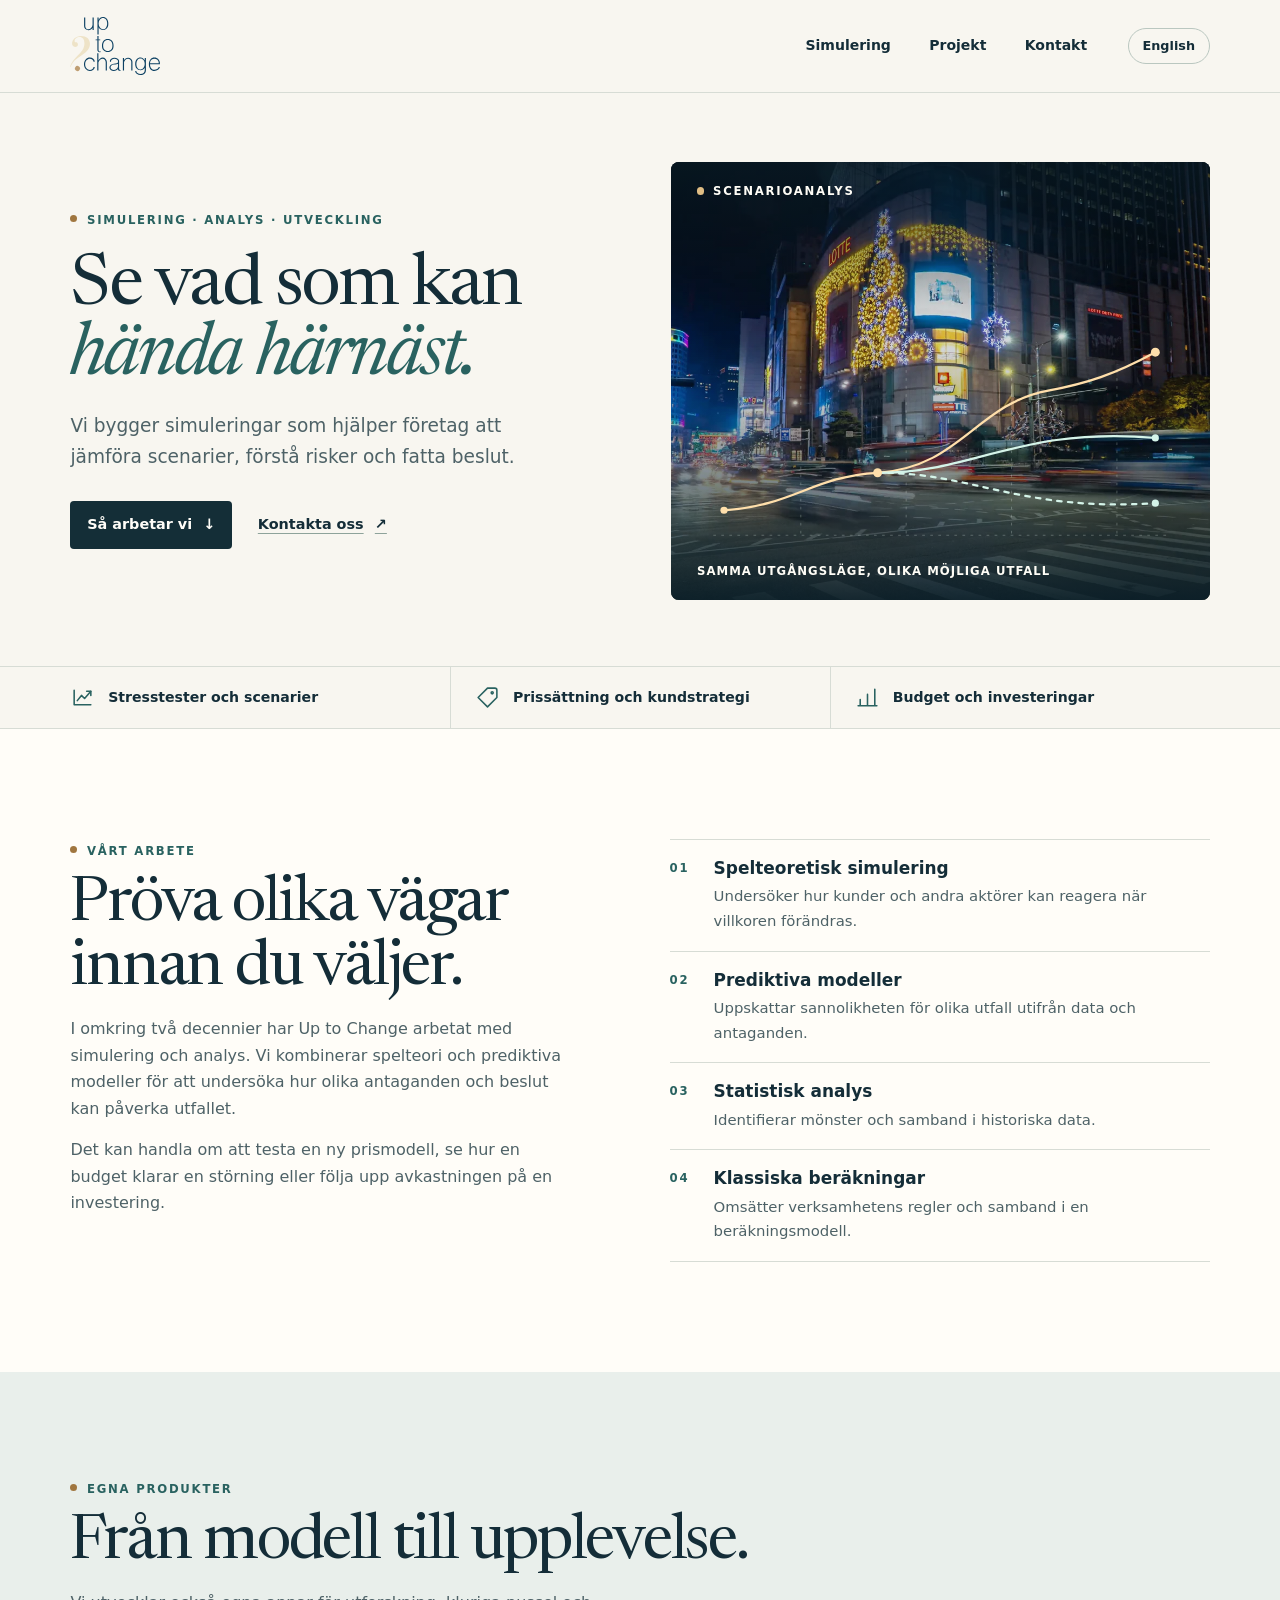
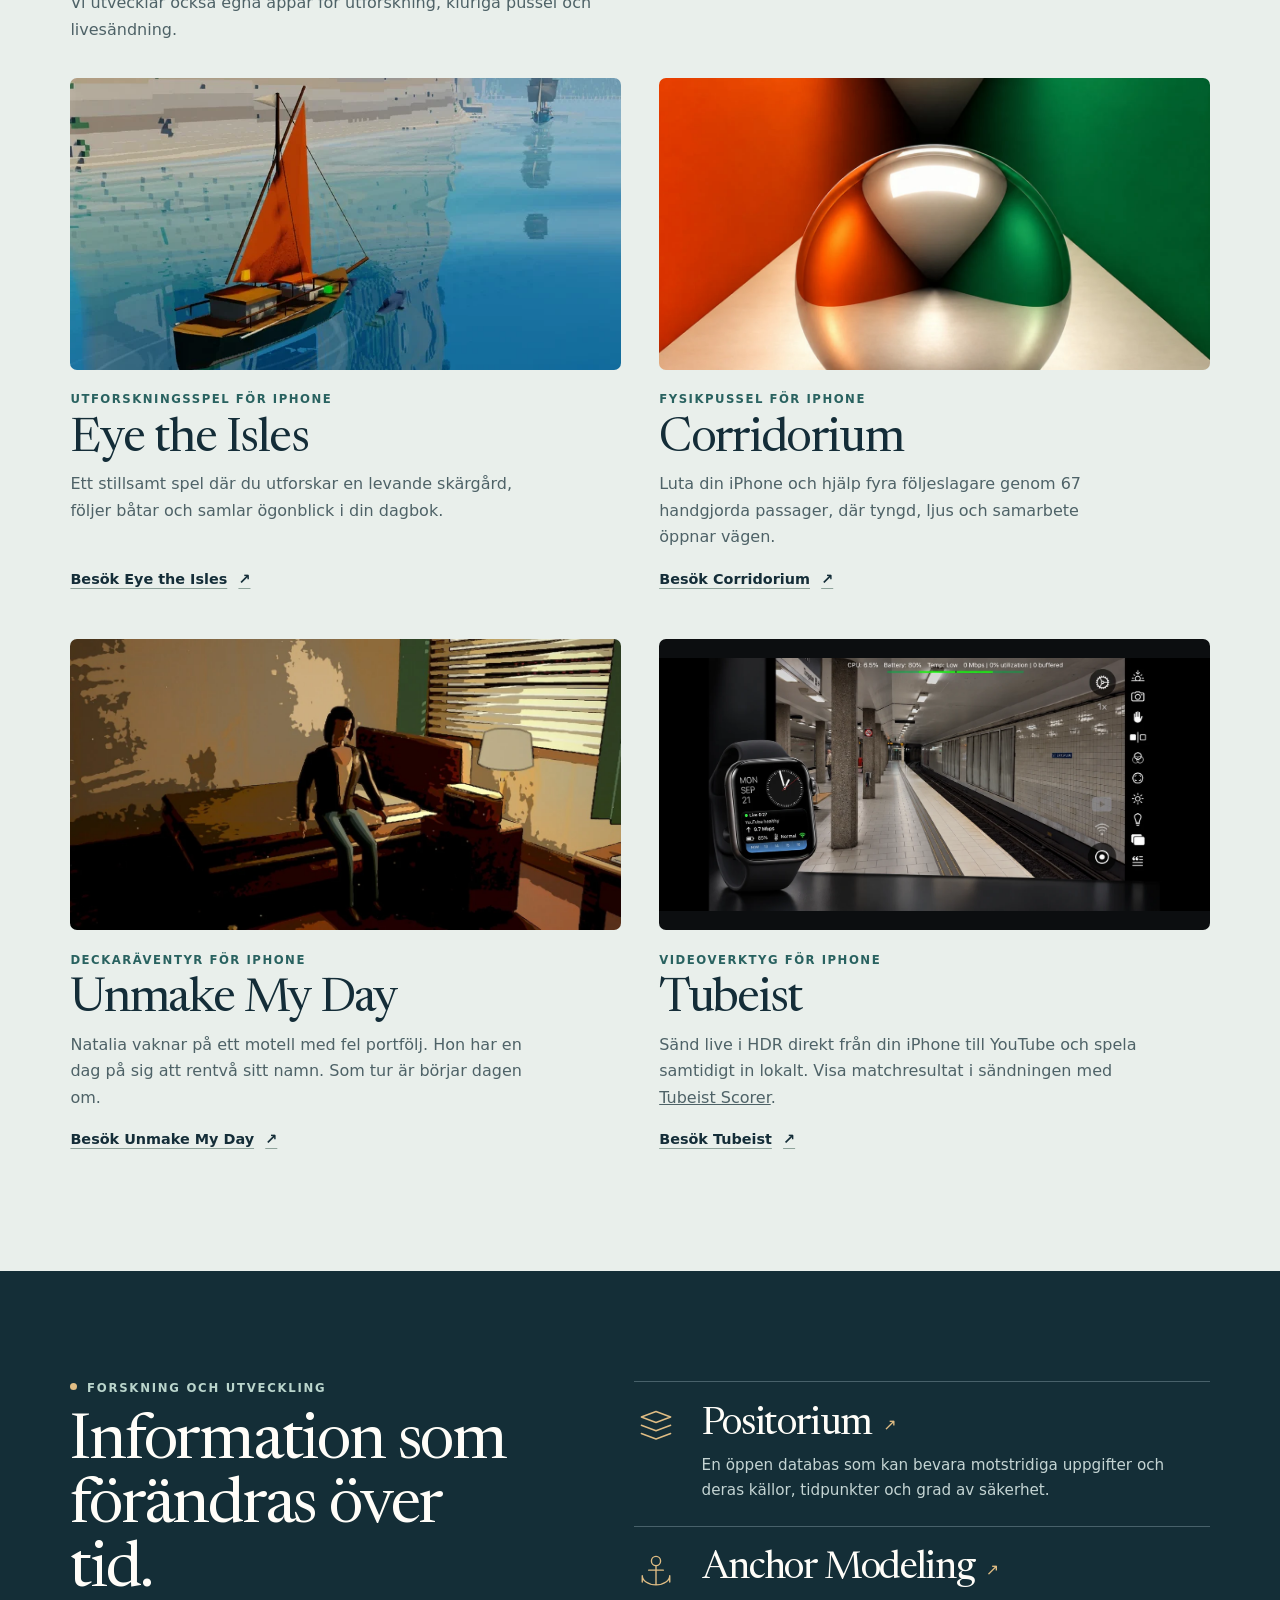
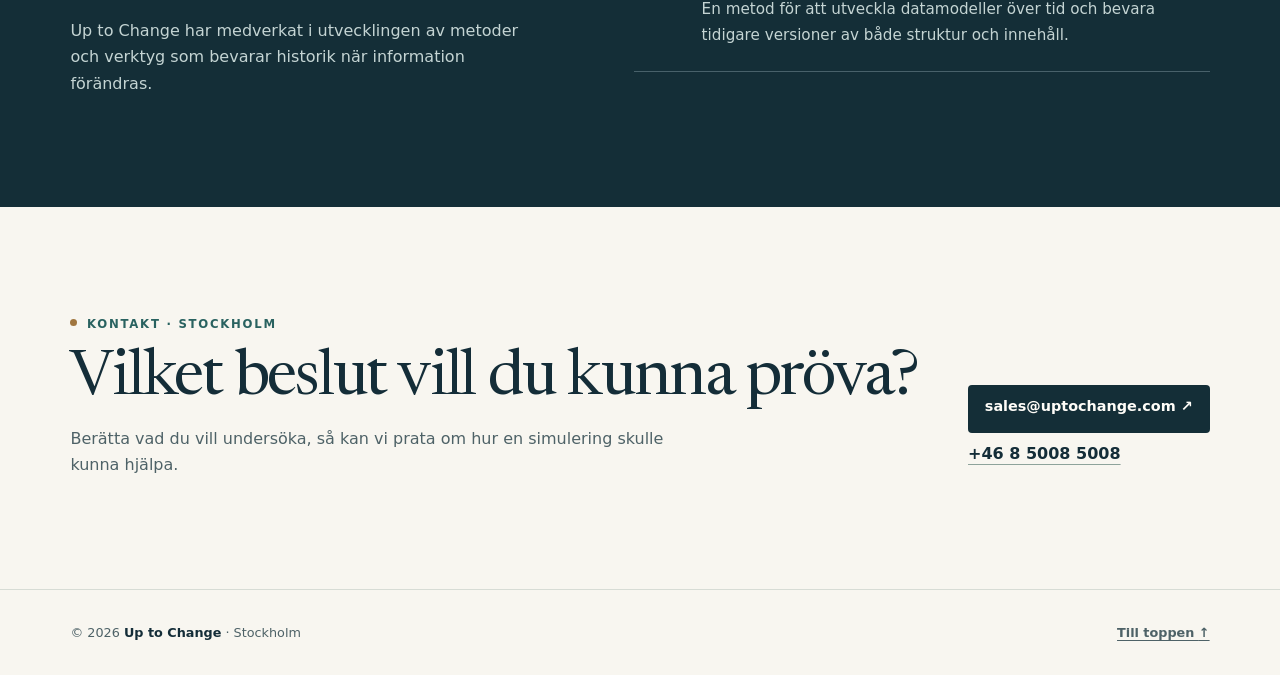
<file: index.html>
<!doctype html>
<html lang="sv">
<head>
  <meta charset="utf-8">
  <meta name="viewport" content="width=device-width, initial-scale=1">
  <meta name="theme-color" content="#f8f6f0">
  <title>Up to Change | Simulering, analys och utveckling</title>
  <meta name="description" content="Up to Change bygger simuleringar för scenarioanalys, stresstester och affärsbeslut. Utforska våra appar och vår medverkan inom forskning och utveckling.">
  <link rel="canonical" href="https://www.uptochange.com/">
  <link rel="alternate" hreflang="sv" href="https://www.uptochange.com/">
  <link rel="alternate" hreflang="en" href="https://www.uptochange.com/index_en.html">
  <link rel="alternate" hreflang="x-default" href="https://www.uptochange.com/">
  <meta property="og:type" content="website">
  <meta property="og:title" content="Up to Change | Simulering, analys och utveckling">
  <meta property="og:description" content="Up to Change bygger simuleringar för scenarioanalys, stresstester och affärsbeslut. Utforska våra appar och vår medverkan inom forskning och utveckling.">
  <meta property="og:url" content="https://www.uptochange.com/">
  <meta property="og:image" content="https://www.uptochange.com/up-to-change-assets/street.webp">
  <link rel="icon" href="up-to-change-assets/icon.png" type="image/png">
  <link rel="apple-touch-icon" href="up-to-change-assets/icon.png">
  <link rel="stylesheet" href="up-to-change-assets/site.css">
  <script src="up-to-change-assets/street-video.js" defer></script>
</head>
<body id="top">
  <a class="skip" href="#main">Hoppa till innehållet</a>
  <header class="site-header">
    <div class="wrap header-inner">
      <a class="brand" href="#top">
        <img src="up-to-change-assets/up-to-change.svg" width="1153" height="740" alt="Up to Change">
      </a>
      <nav class="top-nav" aria-label="Huvudmeny">
        <a href="#simulation">Simulering</a>
        <a href="#projects">Projekt</a>
        <a href="#contact">Kontakt</a>
        <a class="language" href="index_en.html" lang="en" hreflang="en">English</a>
      </nav>
    </div>
  </header>

  <main id="main" tabindex="-1">
    <section class="hero" aria-labelledby="hero-title">
      <div class="wrap hero-grid">
        <div class="hero-copy">
          <p class="eyebrow">Simulering · Analys · Utveckling</p>
          <h1 id="hero-title">Se vad som kan <em>hända härnäst.</em></h1>
          <p>Vi bygger simuleringar som hjälper företag att jämföra scenarier, förstå risker och fatta beslut.</p>
          <div class="actions">
            <a class="button" href="#simulation">Så arbetar vi <span aria-hidden="true">↓</span></a>
            <a class="text-link" href="#contact">Kontakta oss <span aria-hidden="true">↗</span></a>
          </div>
        </div>
        <figure class="hero-visual">
          <img src="up-to-change-assets/street.webp" width="1440" height="810" alt="" fetchpriority="high">
          <video class="street-video" data-src="up-to-change-assets/street.mp4" width="960" height="540"
                 preload="none" muted loop playsinline aria-hidden="true"></video>
          <button class="video-toggle" type="button" hidden aria-label="Spela upp bakgrundsvideon"
                  data-play-label="Spela upp bakgrundsvideon" data-pause-label="Pausa bakgrundsvideon">
            <svg viewBox="0 0 24 24" width="18" height="18" fill="currentColor" aria-hidden="true" focusable="false">
              <path class="video-play" d="M8 5v14l11-7Z"/>
              <path class="video-pause" d="M7 5h3v14H7zm7 0h3v14h-3z"/>
            </svg>
          </button>
          <span class="visual-label">Scenarioanalys</span>
          <svg class="routes" viewBox="0 0 600 490" aria-hidden="true" focusable="false">
            <g fill="none" stroke="#e4efea" stroke-opacity=".3" stroke-width="1">
              <path d="M46 418H554M144 233v185m118-185v185m118-185v185m118-185v185" stroke-dasharray="3 6"/>
            </g>
            <g fill="none" stroke-width="2.5" stroke-linecap="round">
              <path d="M58 390C136 385 157 352 230 348" stroke="#ffdfab"/>
              <path d="M230 348c93-6 110-77 191-92 43-8 74-18 120-43" stroke="#ffdfab"/>
              <path d="M230 348c106 1 158-52 311-39" stroke="#d5f4e9"/>
              <path d="M230 348c105-1 160 44 311 34" stroke="#d5f4e9" stroke-dasharray="5 7"/>
            </g>
            <g fill="#ffdfab">
              <circle cx="58" cy="390" r="4"/><circle cx="230" cy="348" r="5"/><circle cx="541" cy="213" r="5"/>
            </g>
            <g fill="#d5f4e9">
              <circle cx="541" cy="309" r="4"/><circle cx="541" cy="382" r="4"/>
            </g>
          </svg>
          <figcaption class="visual-note">Samma utgångsläge, olika möjliga utfall</figcaption>
        </figure>
      </div>
    </section>

    <div class="use-cases">
      <ul class="wrap">
        <li><svg class="" viewBox="0 0 24 24" aria-hidden="true" fill="none" stroke="currentColor" stroke-width="1.5" stroke-linecap="round" stroke-linejoin="round"><path d="M4 19V5m0 14h16M7 15l4-5 3 3 6-7"/><path d="M16 6h4v4"/></svg><span>Stresstester och scenarier</span></li>
        <li><svg class="" viewBox="0 0 24 24" aria-hidden="true" fill="none" stroke="currentColor" stroke-width="1.5" stroke-linecap="round" stroke-linejoin="round"><path d="m3 12 9-9h7a2 2 0 0 1 2 2v7l-9 9-9-9Z"/><circle cx="16.5" cy="7.5" r="1"/></svg><span>Prissättning och kundstrategi</span></li>
        <li><svg class="" viewBox="0 0 24 24" aria-hidden="true" fill="none" stroke="currentColor" stroke-width="1.5" stroke-linecap="round" stroke-linejoin="round"><path d="M5 20v-6m7 6V9m7 11V4M3 20h18"/></svg><span>Budget och investeringar</span></li>
      </ul>
    </div>

    <section class="section services" id="simulation" aria-labelledby="simulation-title">
      <div class="wrap services-grid">
        <div class="section-title">
          <p class="eyebrow">Vårt arbete</p>
          <h2 id="simulation-title">Pröva olika vägar<br>innan du väljer.</h2>
          <p>I omkring två decennier har Up to Change arbetat med simulering och analys. Vi kombinerar spelteori och prediktiva modeller för att undersöka hur olika antaganden och beslut kan påverka utfallet.</p>
          <p>Det kan handla om att testa en ny prismodell, se hur en budget klarar en störning eller följa upp avkastningen på en investering.</p>
        </div>
        <ol class="method-list">
          <li><span class="method-no" aria-hidden="true">01</span>
            <div><h3>Spelteoretisk simulering</h3><p>Undersöker hur kunder och andra aktörer kan reagera när villkoren förändras.</p></div>
          </li>
          <li><span class="method-no" aria-hidden="true">02</span>
            <div><h3>Prediktiva modeller</h3><p>Uppskattar sannolikheten för olika utfall utifrån data och antaganden.</p></div>
          </li>
          <li><span class="method-no" aria-hidden="true">03</span>
            <div><h3>Statistisk analys</h3><p>Identifierar mönster och samband i historiska data.</p></div>
          </li>
          <li><span class="method-no" aria-hidden="true">04</span>
            <div><h3>Klassiska beräkningar</h3><p>Omsätter verksamhetens regler och samband i en beräkningsmodell.</p></div>
          </li>
        </ol>
      </div>
    </section>

    <section class="section projects" id="projects" aria-labelledby="projects-title">
      <div class="wrap">
        <div class="section-title">
          <p class="eyebrow">Egna produkter</p>
          <h2 id="projects-title">Från modell till upplevelse.</h2>
          <p>Vi utvecklar också egna appar för utforskning, kluriga pussel och livesändning.</p>
        </div>
        <div class="projects-grid">
        <article class="project">
          <a class="project-media isles" href="https://www.uptochange.com/eyetheisles/" aria-label="Besök Eye the Isles">
            <img src="up-to-change-assets/eye-the-isles.webp" width="800" height="424" loading="lazy" alt="Fiskebåten Gannet med rött segel vid en klippig kust i Eye the Isles">
          </a>
          <p class="project-meta">Utforskningsspel för iPhone</p>
          <h3>Eye the Isles</h3>
          <p>Ett stillsamt spel där du utforskar en levande skärgård, följer båtar och samlar ögonblick i din dagbok.</p>
          <a class="text-link" href="https://www.uptochange.com/eyetheisles/">Besök Eye the Isles <span aria-hidden="true">↗</span></a>
        </article>
        <article class="project">
          <a class="project-media corridorium" href="https://www.uptochange.com/corridorium/" aria-label="Besök Corridorium">
            <img src="up-to-change-assets/corridorium.webp" width="1200" height="630" loading="lazy" alt="Corridoriums silverkula speglar korridorens orange och gröna väggar">
          </a>
          <p class="project-meta">Fysikpussel för iPhone</p>
          <h3>Corridorium</h3>
          <p>Luta din iPhone och hjälp fyra följeslagare genom 67 handgjorda passager, där tyngd, ljus och samarbete öppnar vägen.</p>
          <a class="text-link" href="https://www.uptochange.com/corridorium/">Besök Corridorium <span aria-hidden="true">↗</span></a>
        </article>
        <article class="project">
          <a class="project-media" href="https://www.uptochange.com/unmakemyday/" aria-label="Besök Unmake My Day">
            <img src="up-to-change-assets/unmake-my-day.webp" width="1200" height="630" loading="lazy" alt="Natalia sitter på sängkanten i sitt motellrum">
          </a>
          <p class="project-meta">Deckaräventyr för iPhone</p>
          <h3>Unmake My Day</h3>
          <p>Natalia vaknar på ett motell med fel portfölj. Hon har en dag på sig att rentvå sitt namn. Som tur är börjar dagen om.</p>
          <a class="text-link" href="https://www.uptochange.com/unmakemyday/">Besök Unmake My Day <span aria-hidden="true">↗</span></a>
        </article>
        <article class="project">
          <a class="project-media tubeist" href="https://www.uptochange.com/tubeist/" aria-label="Besök Tubeist">
            <img src="up-to-change-assets/tubeist.webp" width="1400" height="645" loading="lazy" alt="Tubeists kameravy och övervakning av en sändning på Apple Watch">
          </a>
          <p class="project-meta">Videoverktyg för iPhone</p>
          <h3>Tubeist</h3>
          <p>Sänd live i HDR direkt från din iPhone till YouTube och spela samtidigt in lokalt. Visa matchresultat i sändningen med <a href="https://www.uptochange.com/tubeist-scorer/">Tubeist Scorer</a>.</p>
          <a class="text-link" href="https://www.uptochange.com/tubeist/">Besök Tubeist <span aria-hidden="true">↗</span></a>
        </article>
        </div>
      </div>
    </section>

    <section class="section research dark" id="research" aria-labelledby="research-title">
      <div class="wrap research-grid">
        <div class="section-title">
          <p class="eyebrow">Forskning och utveckling</p>
          <h2 id="research-title">Information som förändras över tid.</h2>
          <p>Up to Change har medverkat i utvecklingen av metoder och verktyg som bevarar historik när information förändras.</p>
        </div>
        <div class="research-list">
          <article class="research-item">
            <svg class="research-icon" viewBox="0 0 48 48" aria-hidden="true" fill="none" stroke="currentColor" stroke-width="1.5" stroke-linecap="round" stroke-linejoin="round"><path d="M8 12 24 6l16 6-16 6L8 12Zm0 9 16 6 16-6M8 30l16 6 16-6"/></svg>
            <div>
              <h3><a href="https://positorium.com/">Positorium <span aria-hidden="true">↗</span></a></h3>
              <p>En öppen databas som kan bevara motstridiga uppgifter och deras källor, tidpunkter och grad av säkerhet.</p>
            </div>
          </article>
          <article class="research-item">
            <svg class="research-icon" viewBox="0 0 48 48" aria-hidden="true" fill="none" stroke="currentColor" stroke-width="1.5" stroke-linecap="round" stroke-linejoin="round"><path d="M24 17v21M16 22h16M9 28c0 5 6 10 15 10s15-5 15-10M9 28v7m30-7v7"/><circle cx="24" cy="12" r="5"/></svg>
            <div>
              <h3><a href="https://www.anchormodeling.com/">Anchor Modeling <span aria-hidden="true">↗</span></a></h3>
              <p>En metod för att utveckla datamodeller över tid och bevara tidigare versioner av både struktur och innehåll.</p>
            </div>
          </article>
        </div>
      </div>
    </section>

    <section class="section contact" id="contact" aria-labelledby="contact-title">
      <div class="wrap contact-grid">
        <div class="section-title">
          <p class="eyebrow">Kontakt · Stockholm</p>
          <h2 id="contact-title">Vilket beslut vill du kunna pröva?</h2>
          <p>Berätta vad du vill undersöka, så kan vi prata om hur en simulering skulle kunna hjälpa.</p>
        </div>
        <div class="contact-info">
          <a class="button" href="mailto:sales@uptochange.com">sales@uptochange.com <span aria-hidden="true">↗</span></a>
          <a class="text-link" href="tel:+46850085008">+46 8 5008 5008</a>
        </div>
      </div>
    </section>
  </main>

  <footer class="site-footer">
    <div class="wrap footer-inner">
      <p>© 2026 <strong>Up to Change</strong> · Stockholm</p>
      <a href="#top">Till toppen <span aria-hidden="true">↑</span></a>
    </div>
  </footer>
</body>
</html>
</file>
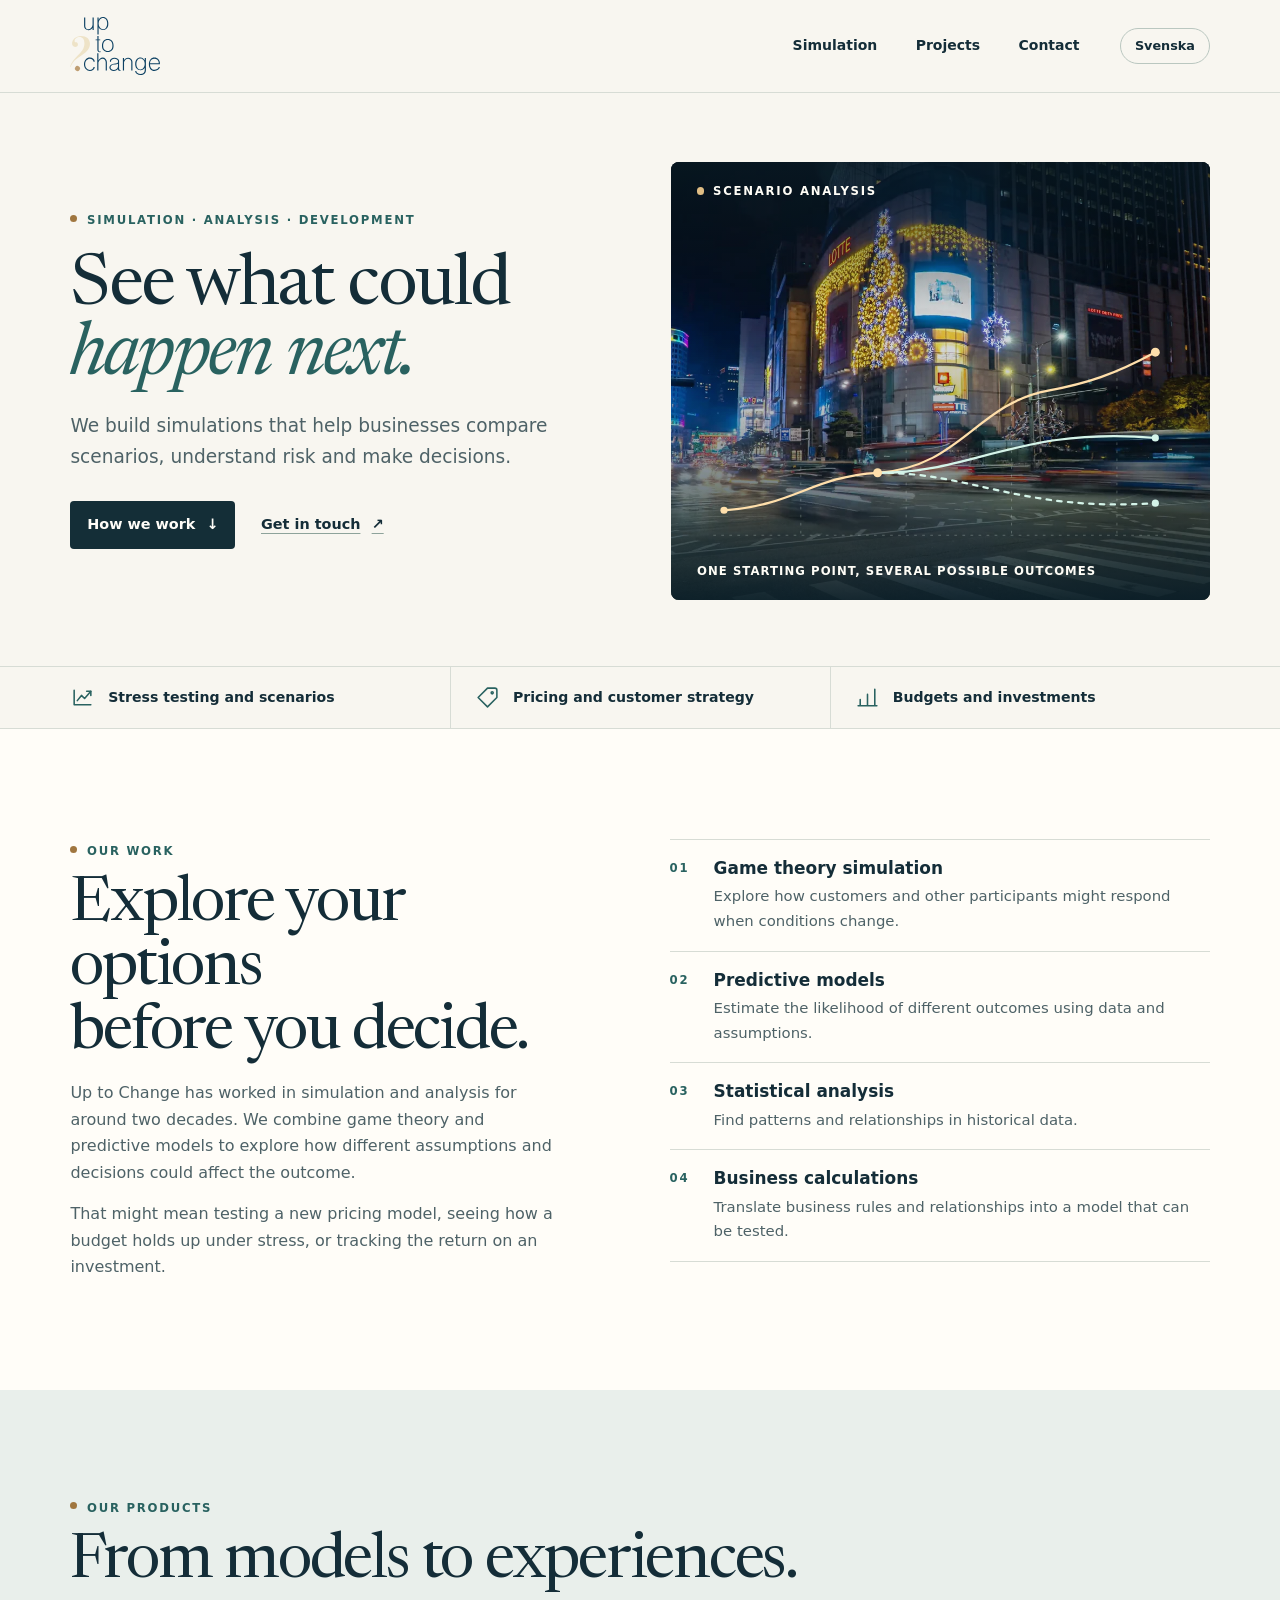
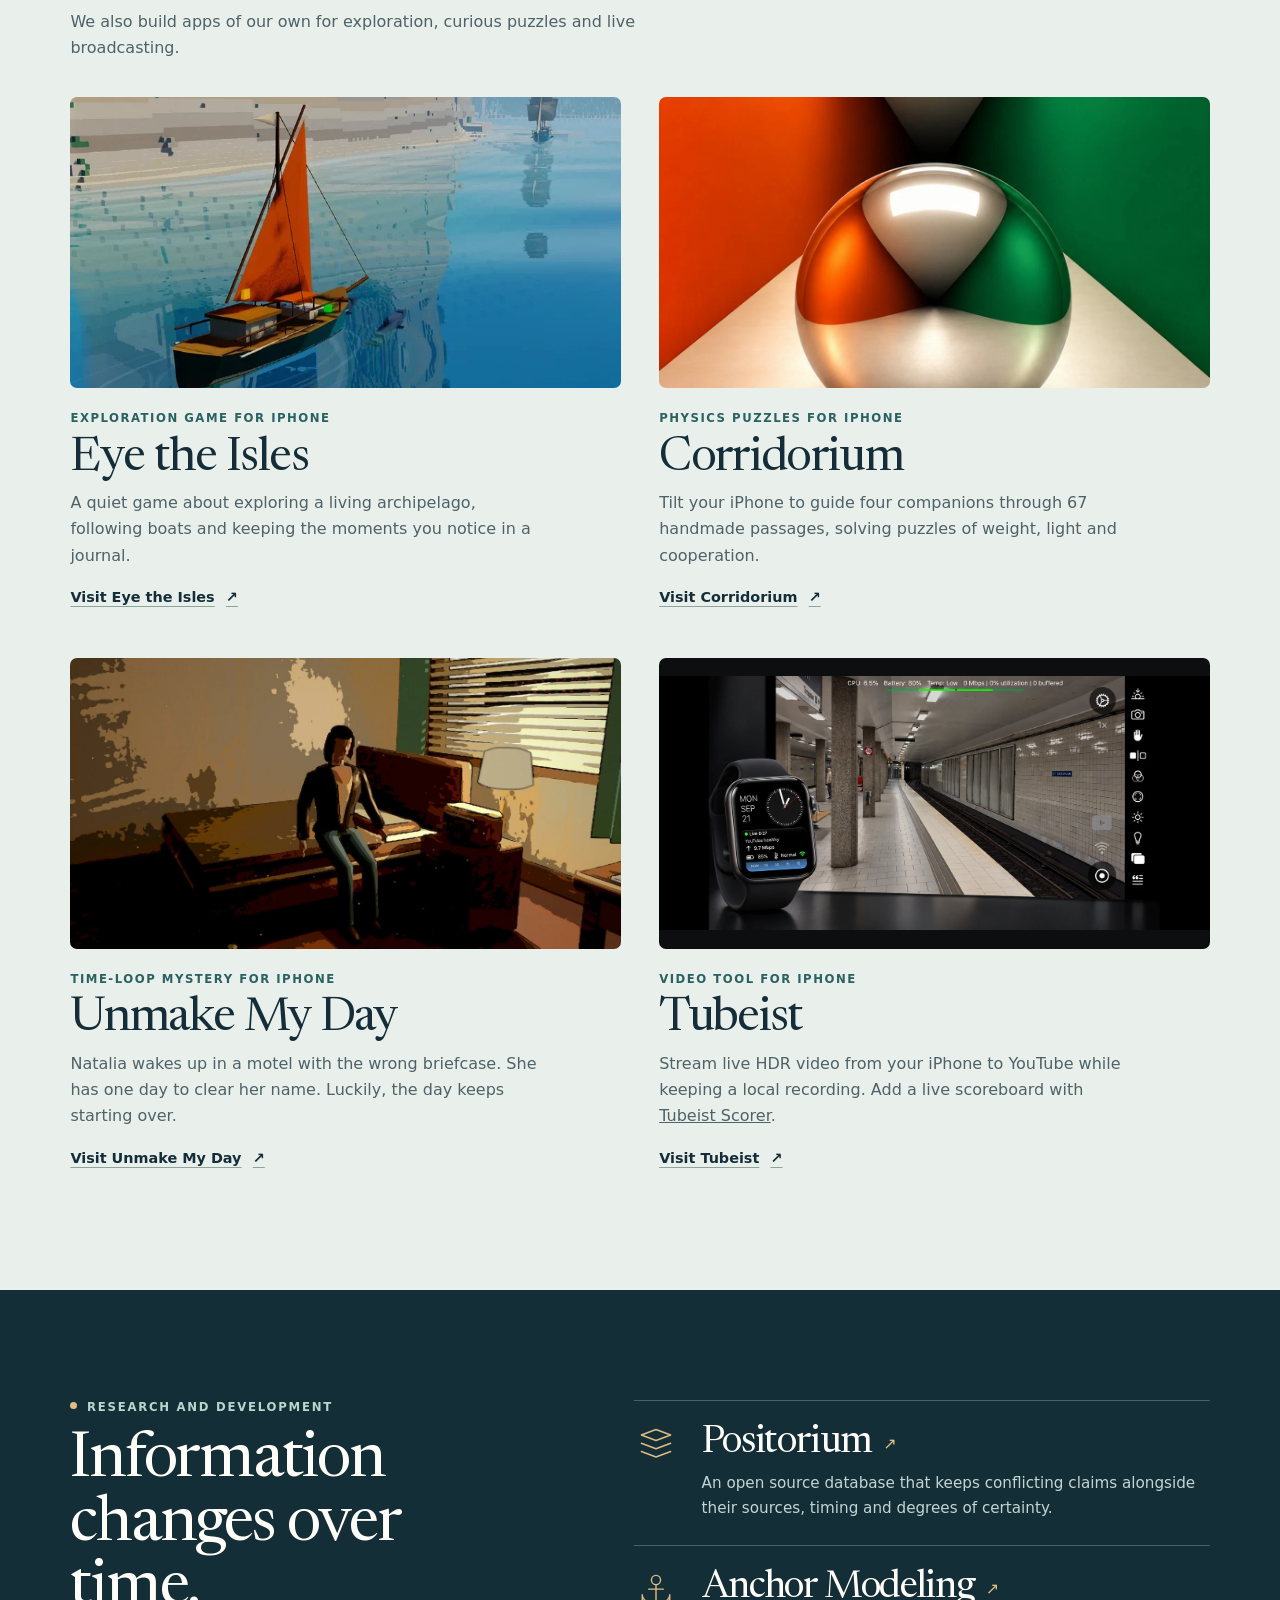
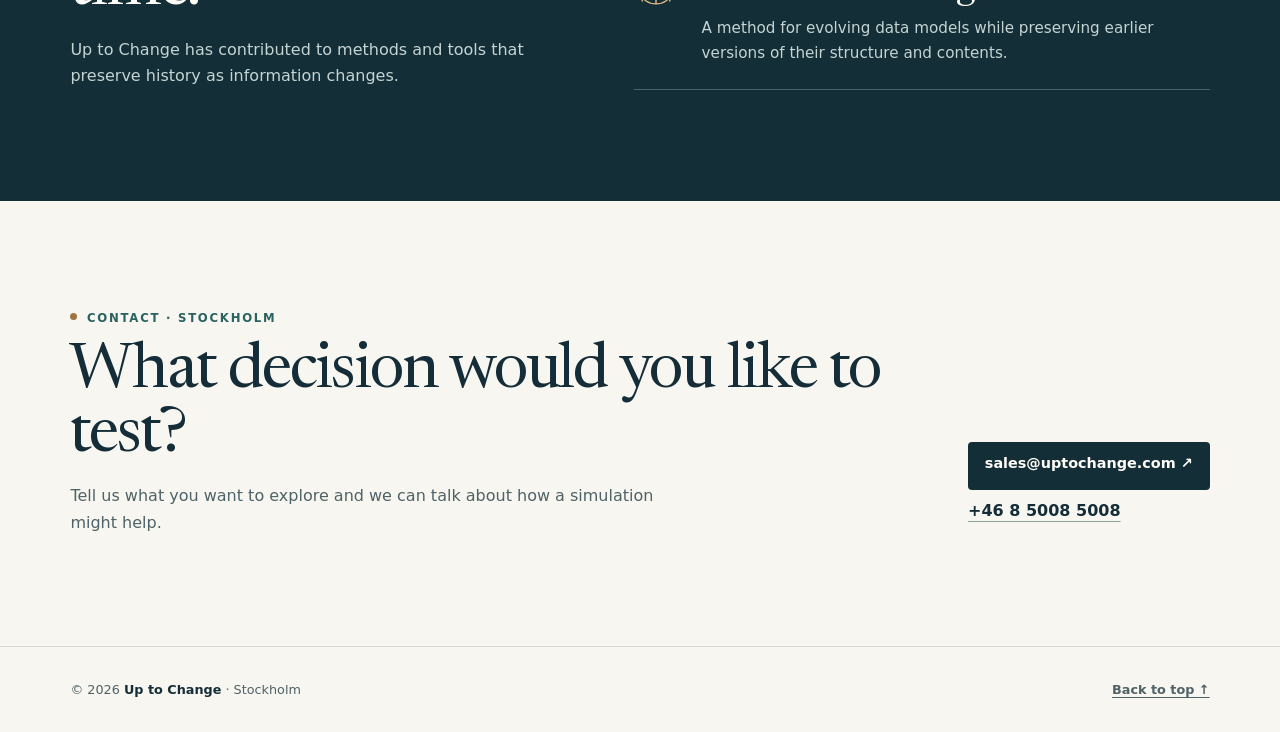
<file: index_en.html>
<!doctype html>
<html lang="en">
<head>
  <meta charset="utf-8">
  <meta name="viewport" content="width=device-width, initial-scale=1">
  <meta name="theme-color" content="#f8f6f0">
  <title>Up to Change | Simulation, analysis and development</title>
  <meta name="description" content="Up to Change builds simulations for scenario analysis, stress testing and business decisions. Explore our apps and contributions to research and development.">
  <link rel="canonical" href="https://www.uptochange.com/index_en.html">
  <link rel="alternate" hreflang="sv" href="https://www.uptochange.com/">
  <link rel="alternate" hreflang="en" href="https://www.uptochange.com/index_en.html">
  <link rel="alternate" hreflang="x-default" href="https://www.uptochange.com/">
  <meta property="og:type" content="website">
  <meta property="og:title" content="Up to Change | Simulation, analysis and development">
  <meta property="og:description" content="Up to Change builds simulations for scenario analysis, stress testing and business decisions. Explore our apps and contributions to research and development.">
  <meta property="og:url" content="https://www.uptochange.com/index_en.html">
  <meta property="og:image" content="https://www.uptochange.com/up-to-change-assets/street.webp">
  <link rel="icon" href="up-to-change-assets/icon.png" type="image/png">
  <link rel="apple-touch-icon" href="up-to-change-assets/icon.png">
  <link rel="stylesheet" href="up-to-change-assets/site.css">
  <script src="up-to-change-assets/street-video.js" defer></script>
</head>
<body id="top">
  <a class="skip" href="#main">Skip to content</a>
  <header class="site-header">
    <div class="wrap header-inner">
      <a class="brand" href="#top">
        <img src="up-to-change-assets/up-to-change.svg" width="1153" height="740" alt="Up to Change">
      </a>
      <nav class="top-nav" aria-label="Main navigation">
        <a href="#simulation">Simulation</a>
        <a href="#projects">Projects</a>
        <a href="#contact">Contact</a>
        <a class="language" href="index.html" lang="sv" hreflang="sv">Svenska</a>
      </nav>
    </div>
  </header>

  <main id="main" tabindex="-1">
    <section class="hero" aria-labelledby="hero-title">
      <div class="wrap hero-grid">
        <div class="hero-copy">
          <p class="eyebrow">Simulation · Analysis · Development</p>
          <h1 id="hero-title">See what could <em>happen next.</em></h1>
          <p>We build simulations that help businesses compare scenarios, understand risk and make decisions.</p>
          <div class="actions">
            <a class="button" href="#simulation">How we work <span aria-hidden="true">↓</span></a>
            <a class="text-link" href="#contact">Get in touch <span aria-hidden="true">↗</span></a>
          </div>
        </div>
        <figure class="hero-visual">
          <img src="up-to-change-assets/street.webp" width="1440" height="810" alt="" fetchpriority="high">
          <video class="street-video" data-src="up-to-change-assets/street.mp4" width="960" height="540"
                 preload="none" muted loop playsinline aria-hidden="true"></video>
          <button class="video-toggle" type="button" hidden aria-label="Play background video"
                  data-play-label="Play background video" data-pause-label="Pause background video">
            <svg viewBox="0 0 24 24" width="18" height="18" fill="currentColor" aria-hidden="true" focusable="false">
              <path class="video-play" d="M8 5v14l11-7Z"/>
              <path class="video-pause" d="M7 5h3v14H7zm7 0h3v14h-3z"/>
            </svg>
          </button>
          <span class="visual-label">Scenario analysis</span>
          <svg class="routes" viewBox="0 0 600 490" aria-hidden="true" focusable="false">
            <g fill="none" stroke="#e4efea" stroke-opacity=".3" stroke-width="1">
              <path d="M46 418H554M144 233v185m118-185v185m118-185v185m118-185v185" stroke-dasharray="3 6"/>
            </g>
            <g fill="none" stroke-width="2.5" stroke-linecap="round">
              <path d="M58 390C136 385 157 352 230 348" stroke="#ffdfab"/>
              <path d="M230 348c93-6 110-77 191-92 43-8 74-18 120-43" stroke="#ffdfab"/>
              <path d="M230 348c106 1 158-52 311-39" stroke="#d5f4e9"/>
              <path d="M230 348c105-1 160 44 311 34" stroke="#d5f4e9" stroke-dasharray="5 7"/>
            </g>
            <g fill="#ffdfab">
              <circle cx="58" cy="390" r="4"/><circle cx="230" cy="348" r="5"/><circle cx="541" cy="213" r="5"/>
            </g>
            <g fill="#d5f4e9">
              <circle cx="541" cy="309" r="4"/><circle cx="541" cy="382" r="4"/>
            </g>
          </svg>
          <figcaption class="visual-note">One starting point, several possible outcomes</figcaption>
        </figure>
      </div>
    </section>

    <div class="use-cases">
      <ul class="wrap">
        <li><svg class="" viewBox="0 0 24 24" aria-hidden="true" fill="none" stroke="currentColor" stroke-width="1.5" stroke-linecap="round" stroke-linejoin="round"><path d="M4 19V5m0 14h16M7 15l4-5 3 3 6-7"/><path d="M16 6h4v4"/></svg><span>Stress testing and scenarios</span></li>
        <li><svg class="" viewBox="0 0 24 24" aria-hidden="true" fill="none" stroke="currentColor" stroke-width="1.5" stroke-linecap="round" stroke-linejoin="round"><path d="m3 12 9-9h7a2 2 0 0 1 2 2v7l-9 9-9-9Z"/><circle cx="16.5" cy="7.5" r="1"/></svg><span>Pricing and customer strategy</span></li>
        <li><svg class="" viewBox="0 0 24 24" aria-hidden="true" fill="none" stroke="currentColor" stroke-width="1.5" stroke-linecap="round" stroke-linejoin="round"><path d="M5 20v-6m7 6V9m7 11V4M3 20h18"/></svg><span>Budgets and investments</span></li>
      </ul>
    </div>

    <section class="section services" id="simulation" aria-labelledby="simulation-title">
      <div class="wrap services-grid">
        <div class="section-title">
          <p class="eyebrow">Our work</p>
          <h2 id="simulation-title">Explore your options<br>before you decide.</h2>
          <p>Up to Change has worked in simulation and analysis for around two decades. We combine game theory and predictive models to explore how different assumptions and decisions could affect the outcome.</p>
          <p>That might mean testing a new pricing model, seeing how a budget holds up under stress, or tracking the return on an investment.</p>
        </div>
        <ol class="method-list">
          <li><span class="method-no" aria-hidden="true">01</span>
            <div><h3>Game theory simulation</h3><p>Explore how customers and other participants might respond when conditions change.</p></div>
          </li>
          <li><span class="method-no" aria-hidden="true">02</span>
            <div><h3>Predictive models</h3><p>Estimate the likelihood of different outcomes using data and assumptions.</p></div>
          </li>
          <li><span class="method-no" aria-hidden="true">03</span>
            <div><h3>Statistical analysis</h3><p>Find patterns and relationships in historical data.</p></div>
          </li>
          <li><span class="method-no" aria-hidden="true">04</span>
            <div><h3>Business calculations</h3><p>Translate business rules and relationships into a model that can be tested.</p></div>
          </li>
        </ol>
      </div>
    </section>

    <section class="section projects" id="projects" aria-labelledby="projects-title">
      <div class="wrap">
        <div class="section-title">
          <p class="eyebrow">Our products</p>
          <h2 id="projects-title">From models to experiences.</h2>
          <p>We also build apps of our own for exploration, curious puzzles and live broadcasting.</p>
        </div>
        <div class="projects-grid">
        <article class="project">
          <a class="project-media isles" href="https://www.uptochange.com/eyetheisles/" aria-label="Visit Eye the Isles">
            <img src="up-to-change-assets/eye-the-isles.webp" width="800" height="424" loading="lazy" alt="The red-sailed fishing boat Gannet beside a rocky coast in Eye the Isles">
          </a>
          <p class="project-meta">Exploration game for iPhone</p>
          <h3>Eye the Isles</h3>
          <p>A quiet game about exploring a living archipelago, following boats and keeping the moments you notice in a journal.</p>
          <a class="text-link" href="https://www.uptochange.com/eyetheisles/">Visit Eye the Isles <span aria-hidden="true">↗</span></a>
        </article>
        <article class="project">
          <a class="project-media corridorium" href="https://www.uptochange.com/corridorium/" aria-label="Visit Corridorium">
            <img src="up-to-change-assets/corridorium.webp" width="1200" height="630" loading="lazy" alt="Corridorium’s silver ball reflecting the orange and green corridor walls">
          </a>
          <p class="project-meta">Physics puzzles for iPhone</p>
          <h3>Corridorium</h3>
          <p>Tilt your iPhone to guide four companions through 67 handmade passages, solving puzzles of weight, light and cooperation.</p>
          <a class="text-link" href="https://www.uptochange.com/corridorium/">Visit Corridorium <span aria-hidden="true">↗</span></a>
        </article>
        <article class="project">
          <a class="project-media" href="https://www.uptochange.com/unmakemyday/" aria-label="Visit Unmake My Day">
            <img src="up-to-change-assets/unmake-my-day.webp" width="1200" height="630" loading="lazy" alt="Natalia sitting on the edge of her motel bed">
          </a>
          <p class="project-meta">Time-loop mystery for iPhone</p>
          <h3>Unmake My Day</h3>
          <p>Natalia wakes up in a motel with the wrong briefcase. She has one day to clear her name. Luckily, the day keeps starting over.</p>
          <a class="text-link" href="https://www.uptochange.com/unmakemyday/">Visit Unmake My Day <span aria-hidden="true">↗</span></a>
        </article>
        <article class="project">
          <a class="project-media tubeist" href="https://www.uptochange.com/tubeist/" aria-label="Visit Tubeist">
            <img src="up-to-change-assets/tubeist.webp" width="1400" height="645" loading="lazy" alt="Tubeist’s camera view and live stream monitoring on Apple Watch">
          </a>
          <p class="project-meta">Video tool for iPhone</p>
          <h3>Tubeist</h3>
          <p>Stream live HDR video from your iPhone to YouTube while keeping a local recording. Add a live scoreboard with <a href="https://www.uptochange.com/tubeist-scorer/">Tubeist Scorer</a>.</p>
          <a class="text-link" href="https://www.uptochange.com/tubeist/">Visit Tubeist <span aria-hidden="true">↗</span></a>
        </article>
        </div>
      </div>
    </section>

    <section class="section research dark" id="research" aria-labelledby="research-title">
      <div class="wrap research-grid">
        <div class="section-title">
          <p class="eyebrow">Research and development</p>
          <h2 id="research-title">Information changes over time.</h2>
          <p>Up to Change has contributed to methods and tools that preserve history as information changes.</p>
        </div>
        <div class="research-list">
          <article class="research-item">
            <svg class="research-icon" viewBox="0 0 48 48" aria-hidden="true" fill="none" stroke="currentColor" stroke-width="1.5" stroke-linecap="round" stroke-linejoin="round"><path d="M8 12 24 6l16 6-16 6L8 12Zm0 9 16 6 16-6M8 30l16 6 16-6"/></svg>
            <div>
              <h3><a href="https://positorium.com/">Positorium <span aria-hidden="true">↗</span></a></h3>
              <p>An open source database that keeps conflicting claims alongside their sources, timing and degrees of certainty.</p>
            </div>
          </article>
          <article class="research-item">
            <svg class="research-icon" viewBox="0 0 48 48" aria-hidden="true" fill="none" stroke="currentColor" stroke-width="1.5" stroke-linecap="round" stroke-linejoin="round"><path d="M24 17v21M16 22h16M9 28c0 5 6 10 15 10s15-5 15-10M9 28v7m30-7v7"/><circle cx="24" cy="12" r="5"/></svg>
            <div>
              <h3><a href="https://www.anchormodeling.com/">Anchor Modeling <span aria-hidden="true">↗</span></a></h3>
              <p>A method for evolving data models while preserving earlier versions of their structure and contents.</p>
            </div>
          </article>
        </div>
      </div>
    </section>

    <section class="section contact" id="contact" aria-labelledby="contact-title">
      <div class="wrap contact-grid">
        <div class="section-title">
          <p class="eyebrow">Contact · Stockholm</p>
          <h2 id="contact-title">What decision would you like to test?</h2>
          <p>Tell us what you want to explore and we can talk about how a simulation might help.</p>
        </div>
        <div class="contact-info">
          <a class="button" href="mailto:sales@uptochange.com">sales@uptochange.com <span aria-hidden="true">↗</span></a>
          <a class="text-link" href="tel:+46850085008">+46 8 5008 5008</a>
        </div>
      </div>
    </section>
  </main>

  <footer class="site-footer">
    <div class="wrap footer-inner">
      <p>© 2026 <strong>Up to Change</strong> · Stockholm</p>
      <a href="#top">Back to top <span aria-hidden="true">↑</span></a>
    </div>
  </footer>
</body>
</html>
</file>
<file: up-to-change-assets/site.css>
@font-face {
  font-family: Newsreader;
  src: url(newsreader.woff2) format("woff2");
  font-style: normal;
  font-weight: 400;
  font-display: swap;
}

@font-face {
  font-family: Newsreader;
  src: url(newsreader-italic.woff2) format("woff2");
  font-style: italic;
  font-weight: 400;
  font-display: swap;
}

:root {
  color-scheme: light;
  --paper: #f8f6f0;
  --white: #fffdf8;
  --ink: #142d38;
  --muted: #4e6267;
  --teal: #296260;
  --deep: #142e37;
  --gold: #a0763f;
  --pale-gold: #e0bd84;
  --line: #d7dcd5;
  --wash: #e9efeb;
  --serif: Newsreader, Georgia, serif;
  --sans: system-ui, -apple-system, BlinkMacSystemFont, "Segoe UI", sans-serif;
  --max: 1264px;
}

*, *::before, *::after { box-sizing: border-box; }
html { scroll-behavior: smooth; }
body {
  margin: 0;
  background: var(--paper);
  color: var(--ink);
  font: 1rem/1.65 var(--sans);
  -webkit-font-smoothing: antialiased;
}
img, svg { display: block; max-width: 100%; }
img { height: auto; }
a { color: inherit; }
:focus-visible { outline: 3px solid var(--teal); outline-offset: 5px; }
.dark :focus-visible { outline-color: var(--pale-gold); }
h1, h2, h3, p, figure { margin: 0; }
h1, h2, .project h3, .research-item h3 {
  font-family: var(--serif);
  font-weight: 400;
  line-height: 1;
  letter-spacing: -.035em;
}
h2 { font-size: clamp(2.65rem, 5vw, 4.75rem); }
p { max-width: 62ch; }
section[id] { scroll-margin-top: 1.5rem; }

.wrap { width: min(var(--max), calc(100% - 2 * clamp(1.25rem, 5.5vw, 5rem))); margin-inline: auto; }
.skip {
  position: absolute;
  top: .75rem;
  left: .75rem;
  z-index: 5;
  padding: .6rem 1rem;
  background: var(--white);
  transform: translateY(-180%);
}
.skip:focus { transform: translateY(0); }

.site-header { border-bottom: 1px solid var(--line); }
.header-inner {
  min-height: 92px;
  display: flex;
  align-items: center;
  justify-content: space-between;
  gap: 1.5rem;
}
.brand { display: inline-flex; flex: none; align-items: center; padding: .45rem 0; }
.brand img { width: 90px; height: auto; }
.top-nav { display: flex; align-items: center; flex-wrap: wrap; gap: clamp(.9rem, 3vw, 2.5rem); }
.top-nav a { display: inline-flex; align-items: center; min-height: 32px; font-size: .875rem; font-weight: 650; text-decoration: none; }
.top-nav a:hover { color: var(--teal); text-decoration: underline; text-underline-offset: .25em; }
.top-nav .language { margin-left: .15rem; padding: .42rem .85rem; border: 1px solid #bac7c0; border-radius: 2rem; font-size: .8rem; }
.top-nav .language:hover { background: var(--wash); text-decoration: none; }

.eyebrow, .visual-label, .visual-note, .method-no {
  font-size: .73rem;
  line-height: 1.35;
  letter-spacing: .15em;
  font-weight: 720;
  text-transform: uppercase;
}
.eyebrow { color: var(--teal); }
.eyebrow::before {
  content: "";
  display: inline-block;
  width: .44rem;
  height: .44rem;
  margin: 0 .6rem .13rem 0;
  border-radius: 50%;
  background: var(--gold);
}

.hero { padding: clamp(2.4rem, 5.4vw, 5rem) 0 clamp(2.6rem, 5.2vw, 4.9rem); }
.hero-grid {
  display: grid;
  grid-template-columns: 1fr 1fr;
  align-items: center;
  gap: clamp(2.25rem, 4.9vw, 5rem);
}
.hero h1 { font-size: clamp(3.8rem, 5.7vw, 5.8rem); line-height: .95; margin-top: 1.5rem; }
.hero h1 em { color: var(--teal); font-weight: 400; }
.hero-copy > p:not(.eyebrow) { color: var(--muted); margin-top: 1.25rem; max-width: 43ch; font-size: clamp(1.02rem, 1.45vw, 1.22rem); }
.actions { display: flex; flex-wrap: wrap; align-items: center; gap: 1rem 1.6rem; margin-top: 1.8rem; }
.button, .text-link {
  display: inline-flex;
  width: fit-content;
  align-items: center;
  gap: .7rem;
  font-size: .9rem;
  font-weight: 660;
  text-decoration: none;
}
.button {
  min-height: 48px;
  justify-content: center;
  border-radius: 4px;
  padding: .65rem 1.05rem;
  background: var(--deep);
  color: var(--white);
}
.button:hover { background: var(--teal); }
.text-link { min-height: 42px; text-decoration: underline; text-decoration-color: #8ea39b; text-underline-offset: .3em; }
.text-link:hover { color: var(--teal); text-decoration-color: currentColor; }

.hero-visual {
  min-width: 0;
  position: relative;
  isolation: isolate;
  overflow: hidden;
  aspect-ratio: 1.23;
  background: var(--deep);
  border-radius: 8px;
  color: #fffdf6;
}
.hero-visual > img, .street-video, .hero-visual::after, .routes {
  position: absolute;
  inset: 0;
  width: 100%;
  height: 100%;
}
.hero-visual > img, .street-video { object-fit: cover; object-position: 44% 50%; }
.street-video { opacity: 0; pointer-events: none; }
.street-video.has-frame { opacity: 1; }
.video-toggle {
  position: absolute;
  z-index: 3;
  top: .8rem;
  right: .8rem;
  width: 42px;
  height: 42px;
  padding: 0;
  border: 1px solid rgb(255 253 246 / .48);
  border-radius: 50%;
  background: rgb(9 29 39 / .82);
  color: #fffdf6;
  cursor: pointer;
}
.video-toggle:not([hidden]) { display: grid; place-items: center; }
.video-toggle:hover { background: #102f3d; }
.video-toggle:focus-visible { outline-color: var(--pale-gold); }
.video-pause, .video-toggle[data-playing="true"] .video-play { display: none; }
.video-toggle[data-playing="true"] .video-pause { display: block; }
.hero-visual::after {
  content: "";
  background: linear-gradient(180deg, rgb(9 29 39 / .72), rgb(9 29 39 / .12) 35%, rgb(9 29 39 / .27) 56%, rgb(9 29 39 / .95));
}
.routes { z-index: 1; }
.visual-label, .visual-note { position: absolute; z-index: 2; left: clamp(1rem, 2.5vw, 1.6rem); }
.visual-label { top: 1.35rem; }
.visual-label::before { content: ""; display: inline-block; width: .46rem; height: .46rem; border-radius: 50%; margin-right: .55rem; background: var(--pale-gold); }
.visual-note { bottom: 1.25rem; font-weight: 620; letter-spacing: .09em; }

.use-cases { border-block: 1px solid var(--line); }
.use-cases ul { margin: 0 auto; padding: 0; list-style: none; display: grid; grid-template-columns: repeat(3, 1fr); }
.use-cases li { display: flex; align-items: center; gap: .8rem; padding: 1.12rem 1.5rem; font-weight: 600; font-size: .88rem; }
.use-cases li:first-child { padding-left: 0; }
.use-cases li + li { border-left: 1px solid var(--line); }
.use-cases svg { flex: none; width: 25px; height: 25px; color: var(--teal); }

.section { padding-block: clamp(4.25rem, 8.6vw, 8rem); }
.section-title h2 { margin-top: .85rem; }
.section-title > p:not(.eyebrow) { color: var(--muted); margin-top: .95rem; }
.services { background: var(--white); }
.services-grid { display: grid; grid-template-columns: .92fr 1fr; gap: clamp(2.5rem, 8vw, 8rem); }
.services-grid .section-title { padding-top: .3rem; }
.method-list { list-style: none; margin: 0; padding: 0; border-top: 1px solid var(--line); }
.method-list li {
  display: grid;
  grid-template-columns: 2rem 1fr;
  gap: .75rem;
  padding: 1.07rem 0;
  border-bottom: 1px solid var(--line);
}
.method-no { color: var(--teal); padding-top: .25rem; }
.method-list h3 { font: 680 1.06rem/1.4 var(--sans); }
.method-list p { margin-top: .22rem; color: var(--muted); font-size: .93rem; }

.projects { background: var(--wash); }
.projects-grid { display: grid; grid-template-columns: repeat(2, minmax(0, 1fr)); gap: clamp(1.5rem, 3vw, 2.75rem); margin-top: 2.2rem; }
.project { display: flex; flex-direction: column; }
.project-media { display: block; overflow: hidden; aspect-ratio: 1.89; border-radius: 7px; background: var(--deep); }
.project-media img { width: 100%; height: 100%; object-fit: cover; transition: transform 220ms ease-out; }
.project-media:hover img { transform: scale(1.025); }
.project-media.tubeist { background: #0c0e10; }
.project-media.tubeist img { object-fit: contain; }
.project-meta { margin-top: 1.3rem; color: var(--teal); font-size: .73rem; letter-spacing: .13em; text-transform: uppercase; font-weight: 700; }
.project h3 { margin: .45rem 0 .45rem; font-size: clamp(2rem, 3.7vw, 3.1rem); }
.project p:not(.project-meta) { color: var(--muted); max-width: 47ch; flex: 1; }
.project .text-link { margin-top: .5rem; align-self: flex-start; }

.dark { background: var(--deep); color: var(--white); }
.dark .eyebrow { color: #bad5cc; }
.dark .eyebrow::before { background: var(--pale-gold); }
.dark .section-title > p:not(.eyebrow), .dark .research-item p { color: #c4d4d3; }
.research-grid { display: grid; grid-template-columns: .8fr 1fr; gap: clamp(2rem, 8vw, 8rem); align-items: start; }
.research-list { border-top: 1px solid #48616a; }
.research-item { display: grid; grid-template-columns: 52px 1fr; gap: 1rem; padding-block: 1.45rem; border-bottom: 1px solid #48616a; }
.research-icon { width: 44px; height: 44px; color: var(--pale-gold); }
.research-item h3 { font-size: clamp(1.9rem, 3vw, 2.65rem); }
.research-item h3 a { display: inline-flex; align-items: center; gap: .7rem; text-decoration: none; }
.research-item h3 a:hover { text-decoration: underline; text-underline-offset: .19em; }
.research-item h3 a span { color: var(--pale-gold); font: 1rem var(--sans); }
.research-item p { margin-top: .55rem; font-size: .95rem; }

.contact-grid { display: grid; grid-template-columns: 1fr auto; gap: 2rem; align-items: end; }
.contact-info { padding-bottom: .18rem; }
.contact-info a { display: block; margin-top: .5rem; }
.contact-info .text-link { min-height: 35px; font-size: 1rem; }
.site-footer { border-top: 1px solid var(--line); color: var(--muted); }
.footer-inner { min-height: 85px; display: flex; justify-content: space-between; align-items: center; flex-wrap: wrap; gap: .5rem 1.5rem; padding-block: 1rem; font-size: .8rem; }
.footer-inner strong { color: var(--ink); }
.footer-inner a { font-weight: 650; text-underline-offset: .25em; }

@media (max-width: 980px) {
  .hero-grid { gap: 2rem; }
  .hero h1 { font-size: clamp(3.1rem, 6.4vw, 4.25rem); }
  .hero-visual { aspect-ratio: 1.04; }
  .services-grid, .research-grid { gap: 3rem; }
}
@media (max-width: 720px) {
  .projects-grid { grid-template-columns: 1fr; gap: 2.5rem; }
  .project h3 { font-size: 2.4rem; }
  .header-inner { min-height: 78px; gap: 1rem; }
  .brand img { width: 70px; }
  .top-nav { gap: .65rem 1rem; justify-content: flex-end; }
  .top-nav a { font-size: .82rem; }
  .hero-grid, .services-grid, .research-grid, .contact-grid { grid-template-columns: 1fr; }
  .hero h1 { font-size: clamp(3.45rem, 9.2vw, 5.1rem); }
  .hero-visual { aspect-ratio: 1.38; }
  .hero-copy > p:not(.eyebrow) { margin-top: .9rem; }
  .use-cases li { gap: .45rem; padding-inline: .62rem; font-size: .76rem; line-height: 1.35; }
  .use-cases svg { width: 19px; height: 19px; }
  .contact-grid { gap: .9rem; }
}
@media (max-width: 525px) {
  .top-nav { gap: .45rem; }
  .top-nav a { font-size: .8rem; }
  .top-nav .language { padding-inline: .48rem; }
  .hero-visual { aspect-ratio: 1.25; }
  .use-cases li { align-items: flex-start; flex-direction: column; }
}
@media (max-width: 355px) {
  .header-inner { align-items: flex-start; padding-block: .5rem; }
  .top-nav { max-width: 165px; }
  .hero h1 { font-size: 2.85rem; }
}
@media (prefers-reduced-motion: reduce) {
  html { scroll-behavior: auto; }
  *, *::before, *::after { transition: none !important; }
}
</file>
